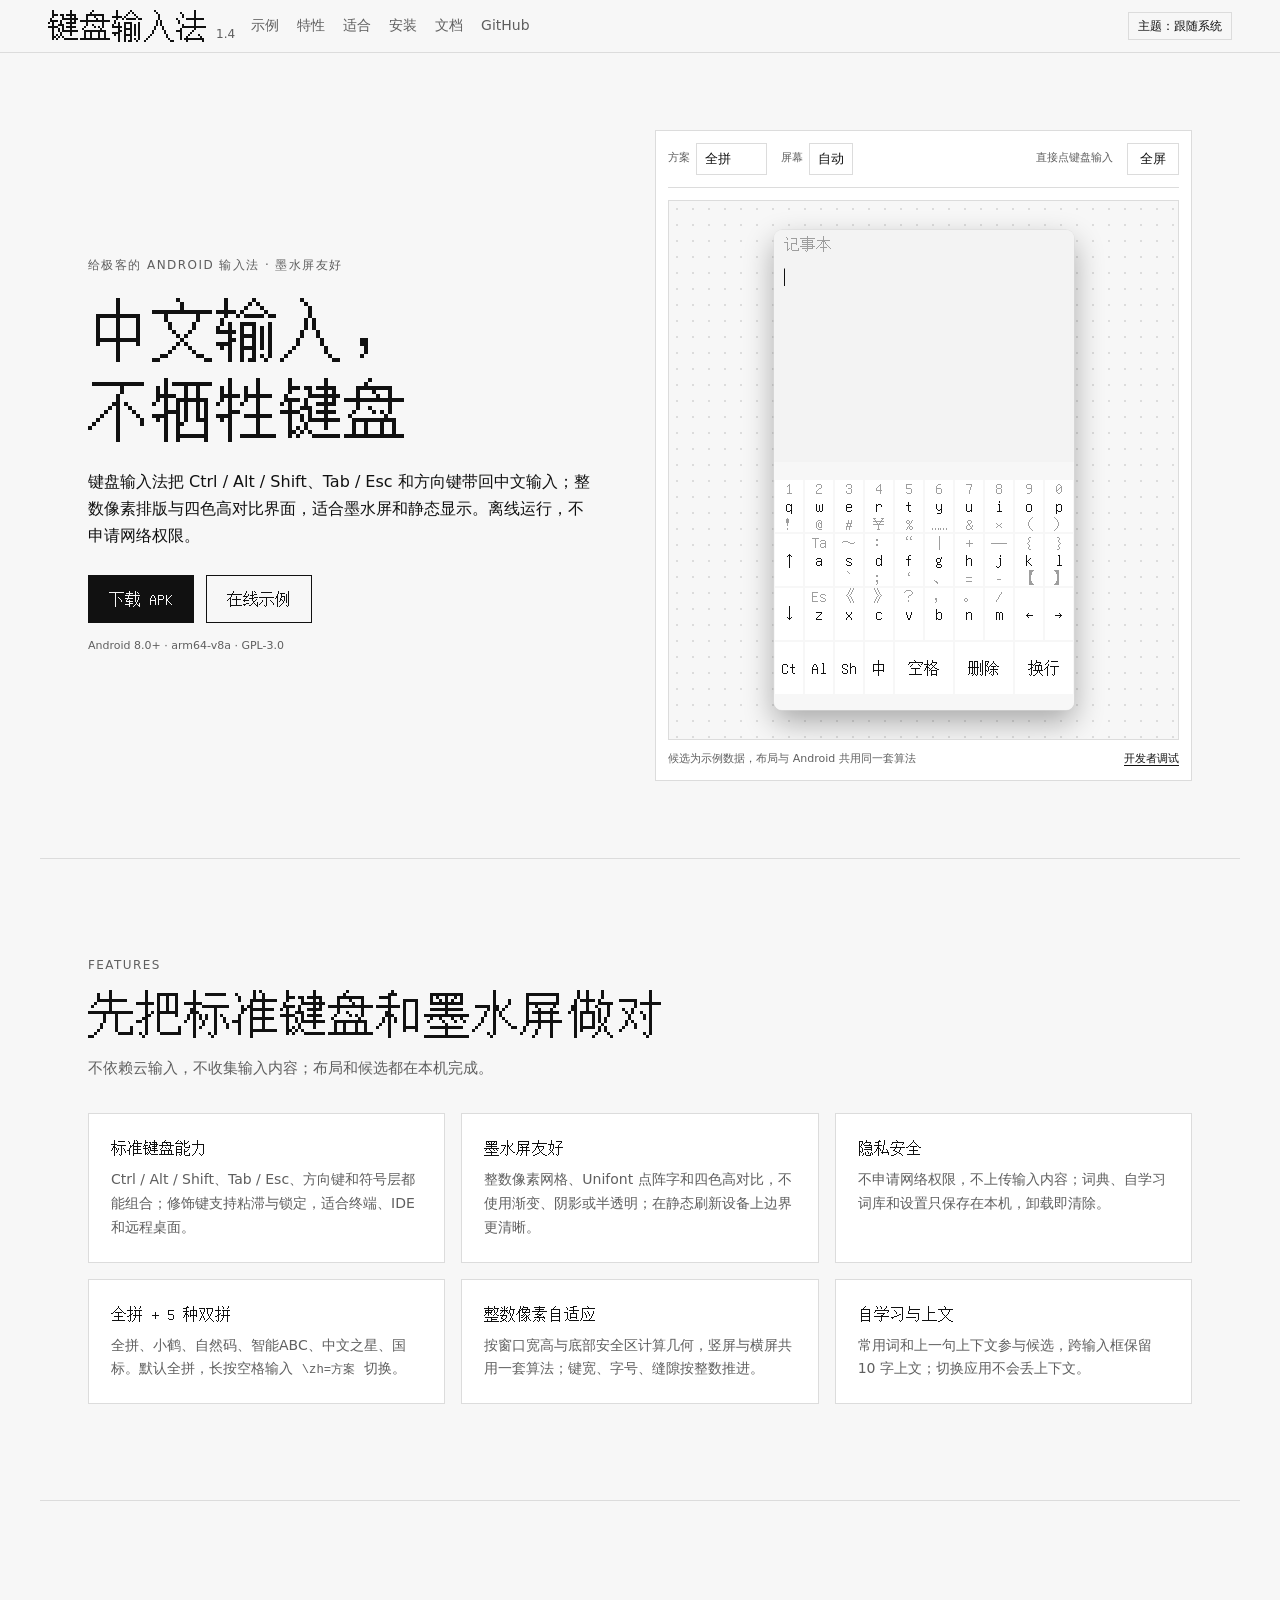
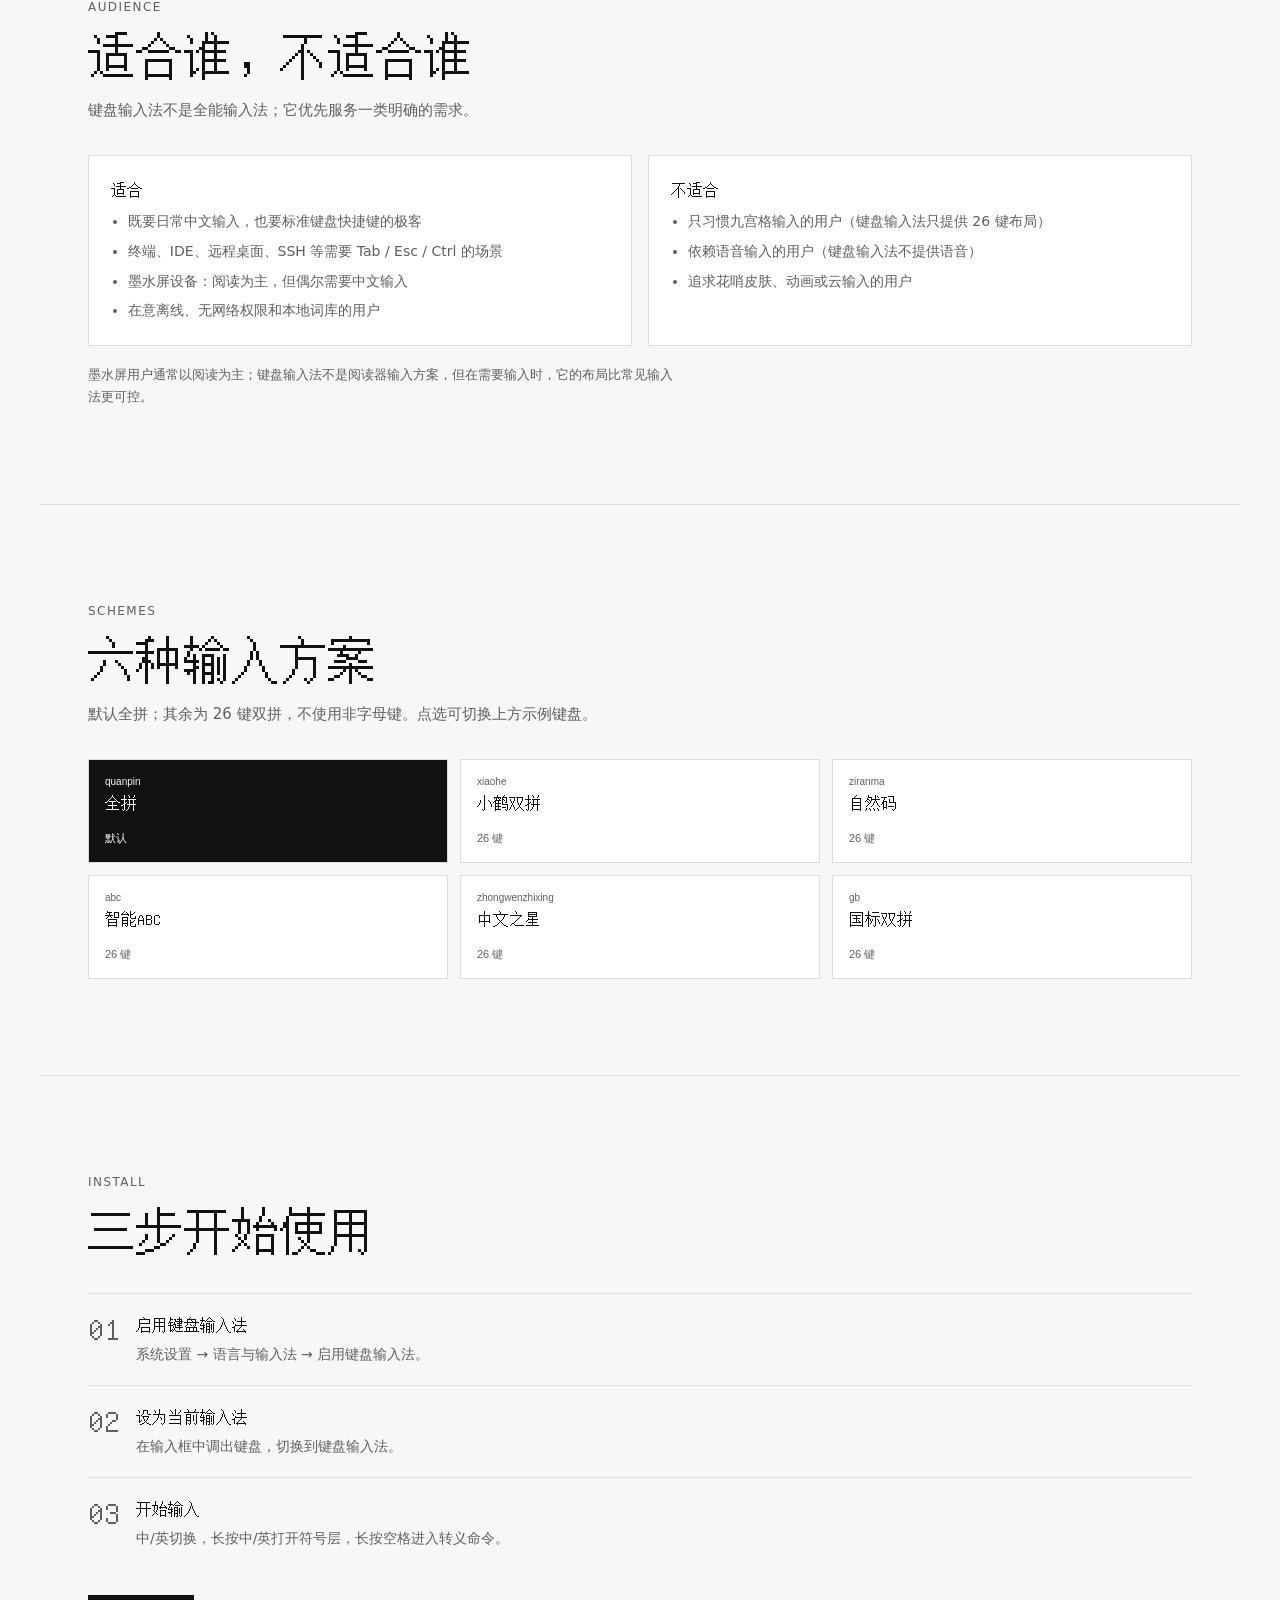
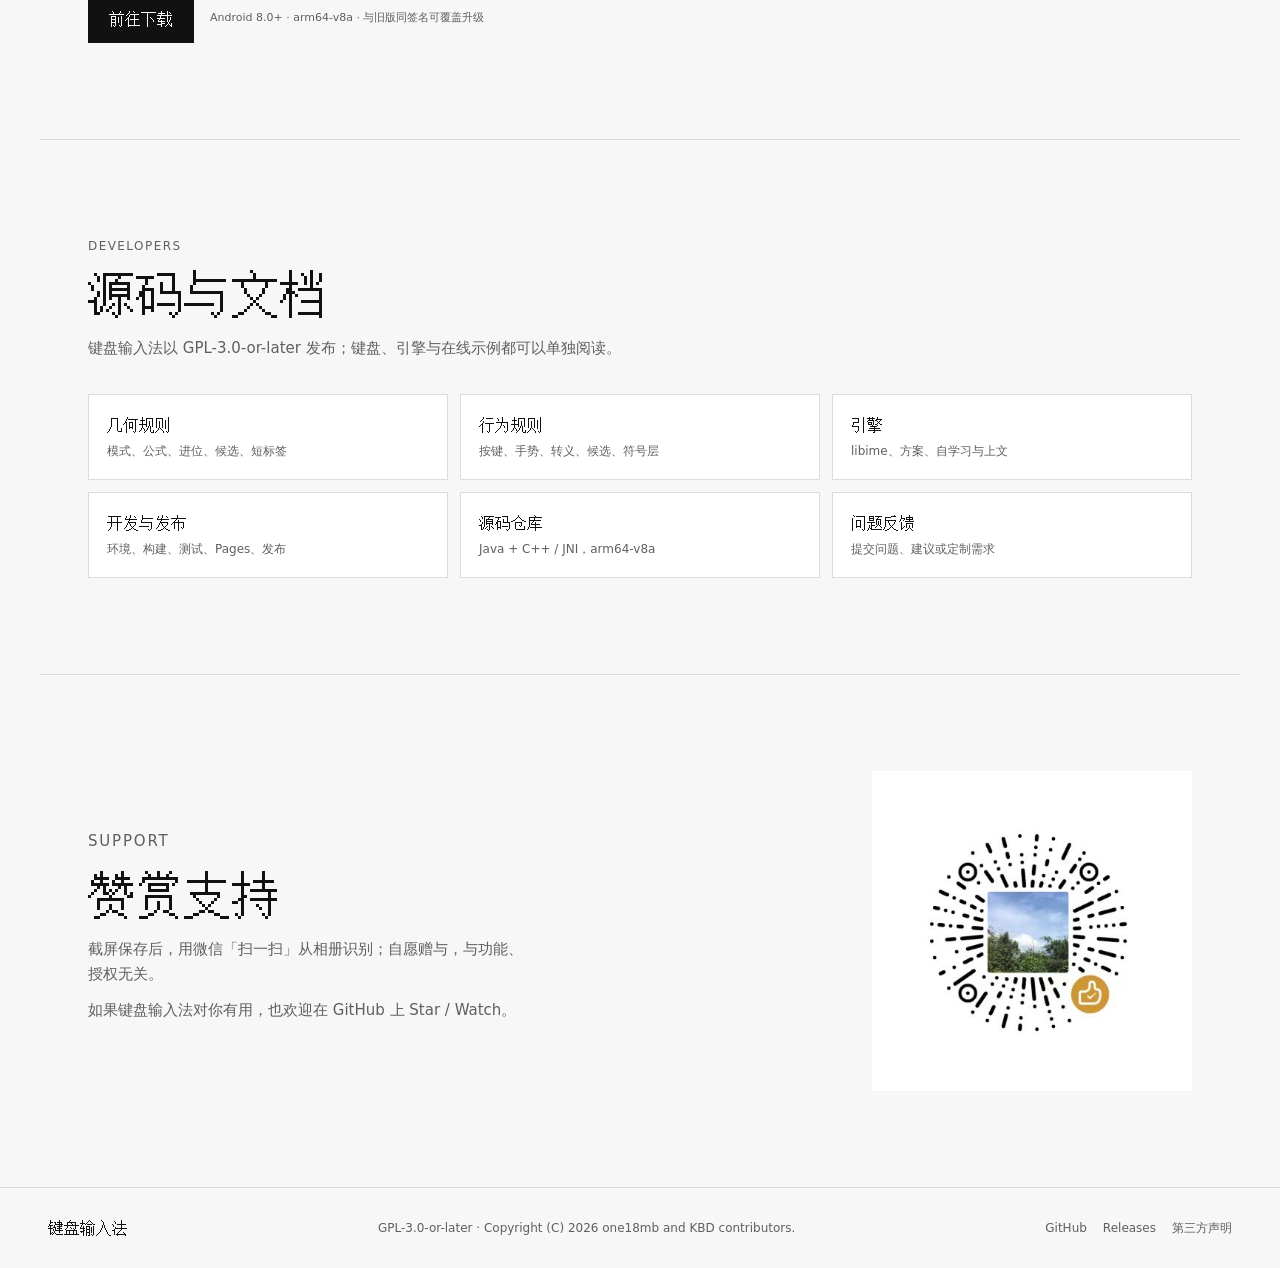
<file: webdemo/index.html>
<!DOCTYPE html>
<html lang="zh-CN" data-theme="dark">
<head>
  <meta charset="UTF-8">
  <meta name="viewport" content="width=device-width, initial-scale=1.0">
  <title>键盘输入法 — 给极客的中文 Android 输入法</title>
  <meta name="description" content="键盘输入法（KBD）是面向极客的中文 Android 输入法：标准键盘（Ctrl/Alt/Shift、Tab/Esc、方向键）+ 中文拼音，整数像素排版适合墨水屏；离线运行，不申请网络权限。">
  <meta name="keywords" content="键盘输入法,KBD,中文输入法,Android输入法,标准键盘,快捷键,墨水屏,e-ink,拼音输入法,双拼,离线输入法,隐私">
  <link rel="canonical" href="https://one18mb.github.io/kbd/">
  <meta property="og:type" content="website">
  <meta property="og:title" content="键盘输入法 — 中文输入，不牺牲键盘">
  <meta property="og:description" content="标准键盘 + 墨水屏友好的整数像素排版；离线运行，不申请网络权限。">
  <meta property="og:url" content="https://one18mb.github.io/kbd/">
  <meta property="og:image" content="https://one18mb.github.io/kbd/assets/og.png?v=2">
  <meta name="twitter:card" content="summary_large_image">
  <link rel="icon" href="assets/favicon.svg?v=2" type="image/svg+xml">
  <link rel="preload" href="fonts/unifont.otf" as="font" type="font/otf" crossorigin>
  <link rel="stylesheet" href="css/styles.css?v=32">
  <link rel="stylesheet" href="css/site.css?v=32">
  <script type="application/ld+json">
  {
    "@context": "https://schema.org",
    "@type": "SoftwareApplication",
    "name": "键盘输入法",
    "alternateName": "KBD",
    "applicationCategory": "UtilitiesApplication",
    "operatingSystem": "Android 8.0+",
    "description": "面向极客的中文 Android 输入法：标准键盘、墨水屏友好的整数像素排版、离线隐私。",
    "url": "https://one18mb.github.io/kbd/",
    "downloadUrl": "https://github.com/one18mb/kbd/releases/latest",
    "license": "https://www.gnu.org/licenses/gpl-3.0.html",
    "offers": { "@type": "Offer", "price": "0", "priceCurrency": "CNY" }
  }
  </script>
</head>
<body>
  <header class="site-header">
    <a class="brand display" href="#top" aria-label="键盘输入法首页">键盘输入法<span class="brand-version" id="brandVersion">1.4</span></a>
    <nav class="site-nav" aria-label="主导航">
      <a href="#demo">示例</a>
      <a href="#features">特性</a>
      <a href="#audience">适合</a>
      <a href="#install">安装</a>
      <a href="#developers">文档</a>
      <a href="https://github.com/one18mb/kbd" target="_blank" rel="noopener">GitHub</a>
    </nav>
    <button id="themeBtn" class="chip" type="button">主题：跟随系统</button>
  </header>

  <main id="top">
    <section class="hero">
      <div class="hero-copy">
        <p class="eyebrow">给极客的 Android 输入法 · 墨水屏友好</p>
        <h1 class="display">中文输入，<br>不牺牲键盘</h1>
        <p class="lede">键盘输入法把 Ctrl / Alt / Shift、Tab / Esc 和方向键带回中文输入；整数像素排版与四色高对比界面，适合墨水屏和静态显示。离线运行，不申请网络权限。</p>
        <div class="hero-actions">
          <a class="btn btn-primary display" id="downloadBtn" href="https://github.com/one18mb/kbd/releases/latest" target="_blank" rel="noopener">下载 APK</a>
          <a class="btn btn-ghost display" href="#demo">在线示例</a>
        </div>
        <p class="hero-meta" id="downloadMeta">Android 8.0+ · arm64-v8a · GPL-3.0</p>
      </div>

      <div class="hero-demo" id="demo">
        <div class="demo-bar" id="controls">
          <label class="field">方案
            <select id="schemeSelect"></select>
          </label>
          <label class="field">屏幕
            <select id="modeSelect">
              <option value="auto">自动</option>
              <option value="portrait">竖屏</option>
              <option value="landscape">横屏</option>
            </select>
          </label>
          <span class="demo-note">直接点键盘输入</span>
          <button class="bar-btn" id="demoFullBtn" type="button">全屏</button>
        </div>
        <div class="stage-wrap" id="stageWrap">
          <div id="device" data-orientation="portrait">
            <div id="appScreen">
              <div class="app-header"><span>记事本</span></div>
              <div id="editor"></div>
            </div>
            <div id="keyboard"></div>
          </div>
          <button class="fs-exit" id="fsExitBtn" type="button" hidden>退出全屏</button>
        </div>
        <div class="demo-foot">
          <span>候选为示例数据，布局与 Android 共用同一套算法</span>
          <button class="text-btn" id="devToggle" type="button">开发者调试</button>
        </div>
      </div>
    </section>

    <section class="section" id="features">
      <div class="section-head">
        <p class="eyebrow">FEATURES</p>
        <h2 class="display">先把标准键盘和墨水屏做对</h2>
        <p class="section-lede">不依赖云输入，不收集输入内容；布局和候选都在本机完成。</p>
      </div>
      <div class="card-grid">
        <article class="card">
          <h3 class="display">标准键盘能力</h3>
          <p>Ctrl / Alt / Shift、Tab / Esc、方向键和符号层都能组合；修饰键支持粘滞与锁定，适合终端、IDE 和远程桌面。</p>
        </article>
        <article class="card">
          <h3 class="display">墨水屏友好</h3>
          <p>整数像素网格、Unifont 点阵字和四色高对比，不使用渐变、阴影或半透明；在静态刷新设备上边界更清晰。</p>
        </article>
        <article class="card">
          <h3 class="display">隐私安全</h3>
          <p>不申请网络权限，不上传输入内容；词典、自学习词库和设置只保存在本机，卸载即清除。</p>
        </article>
        <article class="card">
          <h3 class="display">全拼 + 5 种双拼</h3>
          <p>全拼、小鹤、自然码、智能ABC、中文之星、国标。默认全拼，长按空格输入 <code>\zh=方案</code> 切换。</p>
        </article>
        <article class="card">
          <h3 class="display">整数像素自适应</h3>
          <p>按窗口宽高与底部安全区计算几何，竖屏与横屏共用一套算法；键宽、字号、缝隙按整数推进。</p>
        </article>
        <article class="card">
          <h3 class="display">自学习与上文</h3>
          <p>常用词和上一句上下文参与候选，跨输入框保留 10 字上文；切换应用不会丢上下文。</p>
        </article>
      </div>
    </section>

    <section class="section" id="audience">
      <div class="section-head">
        <p class="eyebrow">AUDIENCE</p>
        <h2 class="display">适合谁，不适合谁</h2>
        <p class="section-lede">键盘输入法不是全能输入法；它优先服务一类明确的需求。</p>
      </div>
      <div class="audience-grid">
        <article class="card audience-card">
          <h3 class="display">适合</h3>
          <ul>
            <li>既要日常中文输入，也要标准键盘快捷键的极客</li>
            <li>终端、IDE、远程桌面、SSH 等需要 Tab / Esc / Ctrl 的场景</li>
            <li>墨水屏设备：阅读为主，但偶尔需要中文输入</li>
            <li>在意离线、无网络权限和本地词库的用户</li>
          </ul>
        </article>
        <article class="card audience-card">
          <h3 class="display">不适合</h3>
          <ul>
            <li>只习惯九宫格输入的用户（键盘输入法只提供 26 键布局）</li>
            <li>依赖语音输入的用户（键盘输入法不提供语音）</li>
            <li>追求花哨皮肤、动画或云输入的用户</li>
          </ul>
        </article>
      </div>
      <p class="section-note">墨水屏用户通常以阅读为主；键盘输入法不是阅读器输入方案，但在需要输入时，它的布局比常见输入法更可控。</p>
    </section>

    <section class="section" id="schemes">
      <div class="section-head">
        <p class="eyebrow">SCHEMES</p>
        <h2 class="display">六种输入方案</h2>
        <p class="section-lede">默认全拼；其余为 26 键双拼，不使用非字母键。点选可切换上方示例键盘。</p>
      </div>
      <div class="scheme-grid">
        <button class="scheme-card" type="button" data-scheme="quanpin">
          <span class="scheme-code">quanpin</span>
          <strong class="display">全拼</strong>
          <em>默认</em>
        </button>
        <button class="scheme-card" type="button" data-scheme="xiaohe">
          <span class="scheme-code">xiaohe</span>
          <strong class="display">小鹤双拼</strong>
          <em>26 键</em>
        </button>
        <button class="scheme-card" type="button" data-scheme="ziranma">
          <span class="scheme-code">ziranma</span>
          <strong class="display">自然码</strong>
          <em>26 键</em>
        </button>
        <button class="scheme-card" type="button" data-scheme="abc">
          <span class="scheme-code">abc</span>
          <strong class="display">智能ABC</strong>
          <em>26 键</em>
        </button>
        <button class="scheme-card" type="button" data-scheme="zhongwenzhixing">
          <span class="scheme-code">zhongwenzhixing</span>
          <strong class="display">中文之星</strong>
          <em>26 键</em>
        </button>
        <button class="scheme-card" type="button" data-scheme="gb">
          <span class="scheme-code">gb</span>
          <strong class="display">国标双拼</strong>
          <em>26 键</em>
        </button>
      </div>
    </section>

    <section class="section" id="install">
      <div class="section-head">
        <p class="eyebrow">INSTALL</p>
        <h2 class="display">三步开始使用</h2>
      </div>
      <ol class="steps">
        <li>
          <span class="step-no display">01</span>
          <div>
            <h3 class="display">启用键盘输入法</h3>
            <p>系统设置 → 语言与输入法 → 启用键盘输入法。</p>
          </div>
        </li>
        <li>
          <span class="step-no display">02</span>
          <div>
            <h3 class="display">设为当前输入法</h3>
            <p>在输入框中调出键盘，切换到键盘输入法。</p>
          </div>
        </li>
        <li>
          <span class="step-no display">03</span>
          <div>
            <h3 class="display">开始输入</h3>
            <p>中/英切换，长按中/英打开符号层，长按空格进入转义命令。</p>
          </div>
        </li>
      </ol>
      <div class="install-actions">
        <a class="btn btn-primary display download-link" href="https://github.com/one18mb/kbd/releases/latest" target="_blank" rel="noopener">前往下载</a>
        <span class="hero-meta">Android 8.0+ · arm64-v8a · 与旧版同签名可覆盖升级</span>
      </div>
    </section>

    <section class="section" id="developers">
      <div class="section-head">
        <p class="eyebrow">DEVELOPERS</p>
        <h2 class="display">源码与文档</h2>
        <p class="section-lede">键盘输入法以 GPL-3.0-or-later 发布；键盘、引擎与在线示例都可以单独阅读。</p>
      </div>
      <div class="link-grid">
        <a class="link-card" href="https://github.com/one18mb/kbd/blob/main/docs/geometry.md" target="_blank" rel="noopener">
          <strong class="display">几何规则</strong>
          <span>模式、公式、进位、候选、短标签</span>
        </a>
        <a class="link-card" href="https://github.com/one18mb/kbd/blob/main/docs/behavior.md" target="_blank" rel="noopener">
          <strong class="display">行为规则</strong>
          <span>按键、手势、转义、候选、符号层</span>
        </a>
        <a class="link-card" href="https://github.com/one18mb/kbd/blob/main/docs/engine.md" target="_blank" rel="noopener">
          <strong class="display">引擎</strong>
          <span>libime、方案、自学习与上文</span>
        </a>
        <a class="link-card" href="https://github.com/one18mb/kbd/blob/main/docs/development.md" target="_blank" rel="noopener">
          <strong class="display">开发与发布</strong>
          <span>环境、构建、测试、Pages、发布</span>
        </a>
        <a class="link-card" href="https://github.com/one18mb/kbd" target="_blank" rel="noopener">
          <strong class="display">源码仓库</strong>
          <span>Java + C++ / JNI，arm64-v8a</span>
        </a>
        <a class="link-card" href="https://github.com/one18mb/kbd/issues" target="_blank" rel="noopener">
          <strong class="display">问题反馈</strong>
          <span>提交问题、建议或定制需求</span>
        </a>
      </div>
    </section>

    <section class="section support" id="support">
      <div class="support-copy">
        <p class="eyebrow">SUPPORT</p>
        <h2 class="display">赞赏支持</h2>
        <p>截屏保存后，用微信「扫一扫」从相册识别；自愿赠与，与功能、授权无关。</p>
        <p class="support-note">如果键盘输入法对你有用，也欢迎在 GitHub 上 Star / Watch。</p>
      </div>
      <figure class="qr-card">
        <img src="assets/grants_qr.png" alt="微信赞赏码" width="400" height="400" loading="lazy">
      </figure>
    </section>
  </main>

  <footer class="site-footer">
    <span class="display">键盘输入法</span>
    <span>GPL-3.0-or-later · Copyright (C) 2026 one18mb and KBD contributors.</span>
    <span class="footer-links">
      <a href="https://github.com/one18mb/kbd" target="_blank" rel="noopener">GitHub</a>
      <a href="https://github.com/one18mb/kbd/releases" target="_blank" rel="noopener">Releases</a>
      <a href="https://github.com/one18mb/kbd/blob/main/THIRD_PARTY_NOTICES.md" target="_blank" rel="noopener">第三方声明</a>
    </span>
  </footer>

  <section class="dev-panel" id="devPanel" aria-label="开发者调试">
    <div class="dev-head">
      <div>
        <p class="eyebrow">DEV</p>
        <h2 class="display">开发者调试</h2>
      </div>
      <button class="text-btn" id="devClose" type="button">关闭</button>
    </div>
    <div class="dev-grid">
      <label class="ctl">预设
        <select id="presetSelect"></select>
      </label>
      <label class="ctl">W
        <input id="wInput" type="number" min="120" max="4000" step="1">
      </label>
      <label class="ctl">H
        <input id="hInput" type="number" min="120" max="4000" step="1">
      </label>
      <label class="ctl">R (W/H)
        <input id="rInput" type="number" min="0.5" max="1" step="0.01">
      </label>
      <label class="ctl">b
        <input id="bInput" type="number" min="0" max="200" step="1">
      </label>
    </div>
    <div class="dev-actions">
      <button type="button" id="demoBtn">示例 ni'hao</button>
      <button type="button" id="symbolBtn">符号层</button>
      <button type="button" id="escapeBtn">转义</button>
      <button type="button" id="showKbdBtn">收起键盘</button>
      <button type="button" id="logBtn">事件日志</button>
      <button type="button" id="resetBtn">重置</button>
      <button type="button" id="fullscreenBtn">全屏 1:1</button>
    </div>
    <p class="readout" id="layoutReadout"></p>
    <section class="event-log hidden" id="eventLog"></section>
  </section>

  <div id="toast" class="toast" role="status" aria-live="polite"></div>

  <script src="js/data.js?v=32"></script>
  <script src="js/layout.js?v=32"></script>
  <script src="js/view.js?v=32"></script>
  <script src="js/input.js?v=32"></script>
  <script src="js/app.js?v=32"></script>
</body>
</html>
</file>
<file: webdemo/css/styles.css>
@font-face {
  font-family: 'Unifont';
  src: url('../fonts/unifont.otf') format('opentype');
  font-display: swap;
}

:root,
:root[data-theme='dark'] {
  /* 4 色：背景、按键、主字、副字；反色只由这 4 色组合 */
  --bg: #000;
  --key: #111;
  --text: #fff;
  --sub: #555;
  --app-surface: #202020;
  --screen-bg: var(--app-surface);
  --app-bg: var(--app-surface);
  --kbd-bg: var(--bg);
  --bar-bg: var(--bg);
  --key-bg: var(--key);
  --sub-text: var(--sub);
  --active-bg: var(--text);
  --active-text: var(--key);
  --active-sub: var(--sub);
  --border: var(--bg);
  --muted: var(--sub);
  --toast-bg: var(--text);
  --toast-text: var(--bg);
  --toast-warn: var(--text);
}

:root[data-theme='light'] {
  --bg: #f7f7f7;
  --key: #fff;
  --text: #111;
  --sub: #9e9e9e;
  --app-surface: #f3f3f3;
  --screen-bg: var(--app-surface);
  --app-bg: var(--app-surface);
  --kbd-bg: var(--bg);
  --bar-bg: var(--bg);
  --key-bg: var(--key);
  --sub-text: var(--sub);
  --active-bg: var(--text);
  --active-text: var(--key);
  --active-sub: var(--sub);
  --border: var(--bg);
  --muted: var(--sub);
  --toast-bg: var(--text);
  --toast-text: var(--bg);
  --toast-warn: var(--text);
}

* {
  box-sizing: border-box;
  margin: 0;
  padding: 0;
}

html,
body {
  width: 100%;
  height: 100%;
  overflow: hidden;
}

body {
  display: flex;
  flex-direction: column;
  background: #050505;
  color: #ddd;
  font-family: system-ui, -apple-system, 'Segoe UI', sans-serif;
}

.controls {
  flex: 0 0 auto;
  display: flex;
  flex-wrap: wrap;
  align-items: center;
  gap: 8px;
  padding: 8px 12px;
  background: #0b0b0b;
  border-bottom: 1px solid #222;
  font-size: 13px;
  line-height: 1.4;
  z-index: 30;
}

.controls .brand {
  font-weight: 700;
  color: #fff;
  margin-right: 4px;
  letter-spacing: 0.04em;
}

.controls .ctl {
  display: inline-flex;
  align-items: center;
  gap: 4px;
  color: #aaa;
  white-space: nowrap;
}

.controls .ctl input,
.controls .ctl select {
  appearance: none;
  border: 1px solid #333;
  border-radius: 0;
  background: #1d1d1d;
  color: #ddd;
  font: inherit;
  padding: 4px 6px;
  height: 26px;
}

.controls .ctl input {
  width: 64px;
}

.controls .ctl select {
  max-width: 150px;
}

.controls .readout {
  margin-left: 4px;
  padding: 3px 8px;
  border: 1px solid #2a2a2a;
  color: #9fd6c8;
  font: 12px/1.35 ui-monospace, SFMono-Regular, Menlo, monospace;
  white-space: nowrap;
}

.controls button {
  appearance: none;
  border: 1px solid #333;
  border-radius: 0;
  background: #1d1d1d;
  color: #ddd;
  font: inherit;
  padding: 5px 10px;
  cursor: pointer;
}

.controls button:active {
  background: #fff;
  color: #111;
}

.controls.hidden {
  display: none;
}

.stage-wrap {
  flex: 1 1 auto;
  position: relative;
  min-height: 0;
  overflow: hidden;
  display: flex;
  align-items: center;
  justify-content: center;
  background: #050505;
}

#device {
  --s: 32px;
  --g: 4px;
  --pad: 2px;
  position: absolute;
  left: 50%;
  top: 50%;
  transform-origin: center center;
  transform: translate(-50%, -50%) scale(1);
  overflow: hidden;
  background: var(--screen-bg);
  border-radius: calc(var(--s) * 0.5);
  box-shadow: 0 0 0 1px #1a1a1a, 0 18px 50px rgba(0, 0, 0, 0.55);
}

#device.actual {
  border-radius: 0;
  box-shadow: none;
}

#appScreen {
  position: absolute;
  left: 0;
  right: 0;
  top: 0;
  bottom: 0;
  display: flex;
  flex-direction: column;
  background: var(--app-bg);
  color: var(--text);
  overflow: hidden;
}

.app-header {
  flex: 0 0 calc(var(--s) * 1.75);
  display: flex;
  align-items: center;
  padding: 0 calc(var(--s) * 0.625);
  color: var(--sub-text);
  font-family: 'Unifont', monospace;
  font-size: var(--s);
  line-height: 1;
  -webkit-font-smoothing: none;
}

#editor {
  flex: 1 1 auto;
  min-height: 0;
  overflow: auto;
  padding: calc(var(--s) * 0.5) calc(var(--s) * 0.625) calc(var(--s) * 0.75);
  font-family: 'Unifont', monospace;
  font-size: var(--s);
  line-height: 1.5;
  color: var(--text);
  white-space: pre-wrap;
  word-break: break-word;
  -webkit-font-smoothing: none;
  outline: none;
}

#editor .caret {
  display: inline-block;
  width: max(1px, calc(var(--s) / 16));
  height: 1.1em;
  background: var(--text);
  vertical-align: -0.12em;
  animation: blink 1s steps(2, start) infinite;
}

@keyframes blink {
  0%, 100% { opacity: 1; }
  50% { opacity: 0; }
}

#keyboard {
  position: absolute;
  bottom: 0;
  background: var(--kbd-bg);
  z-index: 20;
  -webkit-font-smoothing: none;
}

/* ---------- floating pinyin ---------- */

.floating-preedit {
  position: absolute;
  left: 0;
  right: auto;
  bottom: calc(100% + var(--g));
  width: 100%;
  height: var(--s);
  display: flex;
  align-items: center;
  background: transparent;
  pointer-events: none;
  z-index: 4;
  -webkit-font-smoothing: none;
}

.pinyin-text {
  display: inline-block;
  max-width: 100%;
  padding: 0 var(--pad);
  background: var(--bar-bg);
  /* 向下填满拼音行与候选行之间的间隙，两块看起来连在一起 */
  box-shadow: 0 var(--g) 0 var(--bar-bg);
  color: var(--text);
  font-family: 'Unifont', monospace;
  font-size: var(--s);
  line-height: var(--s);
  white-space: nowrap;
  overflow: hidden;
  text-overflow: ellipsis;
  -webkit-font-smoothing: none;
}

/* ---------- candidate surfaces ---------- */

.candidate-bar {
  position: absolute;
  left: 0;
  top: 0;
  width: 100%;
  height: var(--s);
  background: var(--bar-bg);
  z-index: 2;
}

.candidate-panel {
  position: absolute;
  background: var(--bar-bg);
  z-index: 2;
  -webkit-font-smoothing: none;
}

.expanded-panel {
  position: absolute;
  background: transparent;
  z-index: 3;
  -webkit-font-smoothing: none;
}

.expanded-candidate-bg {
  position: absolute;
  background: var(--bar-bg);
}

.cand-cell {
  position: absolute;
  appearance: none;
  border: 0;
  border-radius: 0;
  background: transparent;
  color: var(--text);
  display: flex;
  align-items: center;
  justify-content: center;
  padding: 0;
  margin: 0;
  font-family: 'Unifont', monospace;
  font-size: var(--s);
  line-height: 1;
  cursor: pointer;
  touch-action: none;
  overflow: hidden;
  -webkit-font-smoothing: none;
}

.cand-cell .cand-text {
  display: flex;
  flex-direction: column;
  align-items: center;
  justify-content: center;
  max-width: 100%;
  overflow: hidden;
}

.cand-cell .cand-line {
  display: block;
  white-space: nowrap;
}

.cand-cell:active {
  background: var(--active-bg);
  color: var(--active-text);
}

.expanded-preedit {
  position: absolute;
  display: flex;
  align-items: center;
  padding: 0 calc(var(--s) * 0.25);
  background: transparent;
  pointer-events: none;
}

/* ---------- keys ---------- */

.key {
  position: absolute;
  overflow: hidden;
  background: var(--key-bg);
  color: var(--text);
  display: grid;
  grid-template-rows: var(--s) var(--s) var(--s);
  row-gap: var(--g);
  place-items: center;
  user-select: none;
  -webkit-user-select: none;
  touch-action: none;
  font-family: 'Unifont', monospace;
  font-size: var(--s);
  -webkit-font-smoothing: none;
}

.key .up,
.key .down {
  width: 100%;
  padding: 0;
  text-align: center;
  color: var(--sub-text);
  font-size: var(--s);
  line-height: 1;
  white-space: nowrap;
  overflow: hidden;
  text-overflow: ellipsis;
}

.key .up {
  grid-row: 1;
  align-self: center;
}

.key .main {
  grid-row: 2;
  width: 100%;
  padding: 0;
  text-align: center;
  color: inherit;
  font-size: var(--s);
  line-height: 1;
  white-space: nowrap;
  overflow: hidden;
  text-overflow: ellipsis;
}

.key .down {
  grid-row: 3;
  align-self: center;
}

.key.single {
  display: flex;
  align-items: center;
  justify-content: center;
}

.key.single .up,
.key.single .down {
  display: none;
}

.key.single .main {
  width: 100%;
  padding: 0;
  text-align: center;
  font-size: var(--s);
  line-height: 1;
}

.key.pressed,
.key.active {
  background: var(--active-bg);
  color: var(--active-text);
}

.key.pressed .up,
.key.pressed .down,
.key.active .up,
.key.active .down {
  color: var(--active-sub);
}

.key.locked::after {
  content: '';
  position: absolute;
  right: 6px;
  top: 6px;
  width: 6px;
  height: 6px;
  background: currentColor;
}

.key.pressing .up,
.key.pressing .down {
  visibility: hidden;
}

.key.slide-up .main,
.key.slide-up .down {
  display: none;
}

.key.slide-down .main,
.key.slide-down .up {
  display: none;
}

.key.slide-up .up,
.key.slide-down .down {
  grid-area: 1 / 1 / -1 / -1;
  position: absolute;
  inset: 0;
  display: flex;
  align-items: center;
  justify-content: center;
  width: auto;
  height: auto;
  padding: 0;
  color: var(--text);
}

.key.slide-up.pressed .up,
.key.slide-down.pressed .down,
.key.slide-up.active .up,
.key.slide-down.active .down {
  color: var(--active-text);
}

.key.null-slide .up,
.key.null-slide .main,
.key.null-slide .down {
  visibility: hidden;
}

.key.empty {
  visibility: hidden;
}

/* ---------- event log ---------- */

.event-log {
  flex: 0 0 auto;
  max-height: 170px;
  overflow: auto;
  background: #080808;
  border-top: 1px solid #222;
  color: #aaa;
  font: 12px/1.5 ui-monospace, SFMono-Regular, Menlo, monospace;
  padding: 6px 12px;
}

.event-log.hidden {
  display: none;
}

.log-row {
  white-space: pre-wrap;
}

@media (max-width: 600px) {
  .controls {
    gap: 6px;
    padding: 6px 8px;
    font-size: 12px;
  }

  .controls .brand {
    display: none;
  }
}
</file>
<file: webdemo/css/site.css>
/* 官网布局：覆盖 styles.css 的原型工具样式，保留键盘/候选/按键组件。 */

:root {
  --line: #262626;
  --surface: #0b0b0b;
  --muted-text: #a3a3a3;
}

:root[data-theme='light'] {
  --line: #dcdcdc;
  --surface: #ffffff;
  --muted-text: #5f5f5f;
}

html,
body {
  width: 100%;
  height: auto;
  min-height: 100%;
  overflow-x: hidden;
  overflow-y: auto;
  background: var(--bg);
}

body {
  display: block;
  color: var(--text);
  font-family: system-ui, -apple-system, 'Segoe UI', 'Noto Sans SC', 'PingFang SC', sans-serif;
  font-size: 16px;
  line-height: 1.7;
  -webkit-font-smoothing: antialiased;
}

.display,
h1,
h2,
h3,
.brand,
.btn,
.step-no {
  font-family: 'Unifont', monospace;
  -webkit-font-smoothing: none;
  font-synthesis: none;
  text-rendering: optimizeSpeed;
  font-weight: 400;
  letter-spacing: 0;
}

a {
  color: inherit;
  text-decoration: none;
}

code {
  font-family: ui-monospace, SFMono-Regular, Menlo, monospace;
  font-size: 0.875em;
  background: var(--key-bg);
  padding: 0.1em 0.35em;
}

.wrap {
  width: 100%;
  max-width: 1200px;
  margin: 0 auto;
  padding-left: clamp(16px, 5vw, 48px);
  padding-right: clamp(16px, 5vw, 48px);
}

/* ---------- header ---------- */

.site-header {
  position: sticky;
  top: 0;
  z-index: 50;
  display: flex;
  align-items: center;
  gap: 16px;
  flex-wrap: wrap;
  padding: 10px clamp(16px, 5vw, 48px);
  background: var(--bg);
  border-bottom: 1px solid var(--line);
}

.brand {
  display: inline-flex;
  align-items: baseline;
  gap: 8px;
  font-size: 32px;
  line-height: 1;
  letter-spacing: 0;
}

.brand-version {
  font-family: system-ui, -apple-system, 'Segoe UI', 'Noto Sans SC', 'PingFang SC', sans-serif;
  font-size: 12px;
  color: var(--muted-text);
  letter-spacing: 0;
}

.site-nav {
  display: flex;
  align-items: center;
  gap: 18px;
  min-width: 0;
  overflow-x: auto;
  white-space: nowrap;
  font-size: 14px;
  scrollbar-width: none;
}

.site-nav::-webkit-scrollbar {
  display: none;
}

.site-nav a {
  color: var(--muted-text);
  padding: 4px 0;
}

.site-nav a:hover {
  color: var(--text);
}

.chip {
  margin-left: auto;
  appearance: none;
  border: 1px solid var(--line);
  border-radius: 0;
  background: transparent;
  color: var(--text);
  font-family: system-ui, -apple-system, 'Segoe UI', 'Noto Sans SC', 'PingFang SC', sans-serif;
  font-size: 12px;
  line-height: 1;
  padding: 7px 9px;
  cursor: pointer;
}

.chip:hover {
  background: var(--text);
  color: var(--bg);
}

/* ---------- hero ---------- */

#demo,
.section {
  scroll-margin-top: 84px;
}

.hero {
  width: 100%;
  max-width: 1200px;
  margin: 0 auto;
  padding: clamp(32px, 6vw, 80px) clamp(16px, 5vw, 48px);
  display: grid;
  gap: 32px;
  align-items: center;
}

@media (min-width: 900px) {
  .hero {
    grid-template-columns: minmax(0, 1fr) minmax(0, 1.05fr);
    gap: 56px;
  }
}

.eyebrow {
  margin: 0;
  font-family: system-ui, -apple-system, 'Segoe UI', 'Noto Sans SC', 'PingFang SC', sans-serif;
  font-size: 12px;
  letter-spacing: 0.12em;
  color: var(--muted-text);
  text-transform: uppercase;
}

h1 {
  margin: 14px 0 18px;
  font-size: 48px;
  line-height: 1.25;
}

@media (min-width: 1000px) {
  h1 {
    font-size: 64px;
  }
}

.lede {
  max-width: 34em;
  margin: 0;
  font-size: 16px;
  color: var(--text);
}

.hero-actions {
  display: flex;
  flex-wrap: wrap;
  gap: 12px;
  margin-top: 26px;
}

.btn {
  display: inline-flex;
  align-items: center;
  justify-content: center;
  min-height: 48px;
  padding: 0 20px;
  border: 1px solid var(--text);
  background: transparent;
  color: var(--text);
  font-size: 16px;
  line-height: 1;
  cursor: pointer;
}

.btn-primary {
  background: var(--text);
  color: var(--bg);
}

.btn-primary:hover {
  background: transparent;
  color: var(--text);
}

.btn-ghost:hover {
  background: var(--text);
  color: var(--bg);
}

.hero-meta {
  margin: 14px 0 0;
  font-size: 11px;
  color: var(--muted-text);
}

/* ---------- demo ---------- */

.hero-demo {
  border: 1px solid var(--line);
  background: var(--surface);
  padding: 12px;
  min-width: 0;
}

.demo-bar {
  display: flex;
  flex-wrap: wrap;
  align-items: center;
  gap: 10px 14px;
  padding: 0 0 12px;
  background: transparent;
  border-bottom: 1px solid var(--line);
}

.field {
  display: inline-flex;
  align-items: center;
  gap: 6px;
  font-size: 11px;
  color: var(--muted-text);
}

.field select {
  appearance: none;
  height: 32px;
  padding: 0 8px;
  border: 1px solid var(--line);
  border-radius: 0;
  background: var(--key-bg);
  color: var(--text);
  font: 13px/1 system-ui, sans-serif;
}

.bar-btn {
  appearance: none;
  height: 32px;
  padding: 0 12px;
  border: 1px solid var(--line);
  border-radius: 0;
  background: transparent;
  color: var(--text);
  font: 13px/1 system-ui, sans-serif;
  cursor: pointer;
}

.bar-btn:hover {
  background: var(--text);
  color: var(--bg);
}

.demo-note {
  margin-left: auto;
  font-size: 11px;
  color: var(--muted-text);
}

.stage-wrap {
  flex: 0 0 auto;
  position: relative;
  display: flex;
  align-items: center;
  justify-content: center;
  height: clamp(380px, 58vw, 540px);
  margin-top: 12px;
  overflow: hidden;
  background-color: var(--bg);
  background-image: radial-gradient(var(--line) 1px, transparent 1px);
  background-size: 16px 16px;
  border: 1px solid var(--line);
}

.stage-wrap #device {
  box-shadow: 0 0 0 1px var(--line), 0 24px 60px rgba(0, 0, 0, 0.32);
}

/* 全屏体验：舞台铺满屏幕，键盘按屏幕尺寸重排。 */
.stage-wrap:fullscreen {
  width: 100%;
  height: 100%;
  margin: 0;
  padding: 0;
  border: 0;
  background: #050505;
}

body.demo-fs {
  overflow: hidden;
}

body.demo-fs .stage-wrap {
  position: fixed;
  inset: 0;
  z-index: 200;
  width: 100%;
  height: 100%;
  margin: 0;
  padding: 0;
  border: 0;
  background: #050505;
}

.fs-exit {
  position: absolute;
  top: 12px;
  right: 12px;
  z-index: 90;
  appearance: none;
  min-height: 44px;
  padding: 0 16px;
  border: 1px solid var(--line);
  border-radius: 0;
  background: var(--bg);
  color: var(--text);
  font: 14px/1 system-ui, -apple-system, 'Segoe UI', 'Noto Sans SC', sans-serif;
  cursor: pointer;
}

.fs-exit:hover {
  background: var(--text);
  color: var(--bg);
}

.demo-foot {
  display: flex;
  flex-wrap: wrap;
  align-items: center;
  justify-content: space-between;
  gap: 8px;
  padding-top: 10px;
  font-size: 11px;
  color: var(--muted-text);
}

.text-btn {
  appearance: none;
  border: 0;
  background: transparent;
  color: var(--text);
  font: inherit;
  padding: 0;
  text-decoration: underline;
  text-underline-offset: 3px;
  cursor: pointer;
}

/* ---------- sections ---------- */

.section {
  width: 100%;
  max-width: 1200px;
  margin: 0 auto;
  padding: clamp(48px, 8vw, 96px) clamp(16px, 5vw, 48px);
  border-top: 1px solid var(--line);
}

.section-head {
  max-width: 720px;
  margin-bottom: 32px;
}

h2 {
  margin: 8px 0 12px;
  font-size: 32px;
  line-height: 1.25;
}

@media (min-width: 1000px) {
  h2 {
    font-size: 48px;
  }
}

.section-lede {
  margin: 0;
  color: var(--muted-text);
  font-size: 15px;
}

.card-grid {
  display: grid;
  grid-template-columns: repeat(3, minmax(0, 1fr));
  gap: 16px;
}

@media (max-width: 980px) {
  .card-grid {
    grid-template-columns: repeat(2, minmax(0, 1fr));
  }
}

@media (max-width: 620px) {
  .card-grid {
    grid-template-columns: 1fr;
  }
}

.card {
  border: 1px solid var(--line);
  background: var(--key-bg);
  padding: 22px;
}

.card h3 {
  margin: 0 0 8px;
  font-size: 16px;
  line-height: 1.5;
}

.card p {
  margin: 0;
  font-size: 14px;
  color: var(--muted-text);
}

.audience-grid {
  display: grid;
  grid-template-columns: repeat(2, minmax(0, 1fr));
  gap: 16px;
}

@media (max-width: 760px) {
  .audience-grid {
    grid-template-columns: 1fr;
  }
}

.audience-card ul {
  margin: 8px 0 0;
  padding-left: 1.2em;
  color: var(--muted-text);
  font-size: 14px;
}

.audience-card li + li {
  margin-top: 6px;
}

.section-note {
  max-width: 72ch;
  margin: 18px 0 0;
  color: var(--muted-text);
  font-size: 13px;
}

/* ---------- schemes ---------- */

.scheme-grid {
  display: grid;
  grid-template-columns: repeat(3, minmax(0, 1fr));
  gap: 12px;
}

@media (max-width: 620px) {
  .scheme-grid {
    grid-template-columns: repeat(2, minmax(0, 1fr));
  }
}

.scheme-card {
  appearance: none;
  display: flex;
  flex-direction: column;
  align-items: flex-start;
  gap: 4px;
  min-height: 104px;
  padding: 16px;
  border: 1px solid var(--line);
  border-radius: 0;
  background: var(--key-bg);
  color: var(--text);
  text-align: left;
  cursor: pointer;
}

.scheme-card:hover,
.scheme-card.active {
  background: var(--text);
  color: var(--bg);
}

.scheme-code {
  font-size: 10px;
  color: var(--muted-text);
}

.scheme-card:hover .scheme-code,
.scheme-card.active .scheme-code,
.scheme-card:hover em,
.scheme-card.active em {
  color: var(--bg);
}

.scheme-card strong,
.link-card strong {
  font-size: 16px;
  font-weight: 400;
  line-height: 1.5;
}

.scheme-card em {
  margin-top: auto;
  font-size: 11px;
  font-style: normal;
  color: var(--muted-text);
}

/* ---------- install ---------- */

.steps {
  list-style: none;
  padding: 0;
  margin: 0;
}

.steps li {
  display: flex;
  gap: 16px;
  padding: 18px 0;
  border-top: 1px solid var(--line);
}

.step-no {
  flex: 0 0 auto;
  font-size: 32px;
  line-height: 1;
  color: var(--muted-text);
}

.steps h3 {
  margin: 0 0 4px;
  font-size: 16px;
}

.steps p {
  margin: 0;
  font-size: 14px;
  color: var(--muted-text);
}

.install-actions {
  display: flex;
  flex-wrap: wrap;
  align-items: center;
  gap: 16px;
  margin-top: 26px;
}

.install-actions .hero-meta {
  margin: 0;
}

/* ---------- developers ---------- */

.link-grid {
  display: grid;
  grid-template-columns: repeat(3, minmax(0, 1fr));
  gap: 12px;
}

@media (max-width: 980px) {
  .link-grid {
    grid-template-columns: repeat(2, minmax(0, 1fr));
  }
}

@media (max-width: 620px) {
  .link-grid {
    grid-template-columns: 1fr;
  }
}

.link-card {
  display: flex;
  flex-direction: column;
  gap: 4px;
  padding: 18px;
  border: 1px solid var(--line);
  background: var(--key-bg);
}

.link-card:hover {
  background: var(--text);
  color: var(--bg);
}

.link-card strong {
  font-size: 16px;
  font-weight: 400;
  line-height: 1.5;
}

.link-card span {
  font-size: 12px;
  color: var(--muted-text);
}

.link-card:hover span {
  color: var(--bg);
}

/* ---------- support ---------- */

.support {
  display: grid;
  gap: 32px;
  align-items: center;
}

@media (min-width: 760px) {
  .support {
    grid-template-columns: minmax(0, 1fr) 320px;
  }
}

.support-copy p {
  max-width: 46ch;
  margin: 0 0 10px;
  color: var(--muted-text);
  font-size: 15px;
}

.support-note {
  font-size: 13px;
}

.qr-card {
  margin: 0;
  justify-self: center;
  width: min(100%, 320px);
  padding: 12px;
  background: #fff;
}

.qr-card img {
  display: block;
  width: 100%;
  height: auto;
}

/* ---------- footer ---------- */

.site-footer {
  display: flex;
  flex-wrap: wrap;
  align-items: center;
  justify-content: space-between;
  gap: 12px 24px;
  padding: 28px clamp(16px, 5vw, 48px);
  border-top: 1px solid var(--line);
  color: var(--muted-text);
  font-size: 12px;
}

.site-footer .display {
  color: var(--text);
  font-size: 16px;
  line-height: 1.5;
}

.footer-links {
  display: flex;
  flex-wrap: wrap;
  gap: 16px;
}

.footer-links a:hover {
  color: var(--text);
}

/* ---------- dev panel ---------- */

.dev-panel {
  display: none;
  width: 100%;
  max-width: 1200px;
  margin: 0 auto;
  padding: 28px clamp(16px, 5vw, 48px) 40px;
  border-top: 1px solid var(--line);
  background: var(--surface);
}

body.dev .dev-panel {
  display: block;
}

.dev-head {
  display: flex;
  align-items: flex-start;
  justify-content: space-between;
  gap: 16px;
  margin-bottom: 16px;
}

.dev-head h2 {
  margin: 4px 0 0;
  font-size: 32px;
}

.dev-grid {
  display: grid;
  grid-template-columns: repeat(auto-fit, minmax(110px, 1fr));
  gap: 10px;
}

.dev-grid .ctl,
.dev-grid label {
  display: flex;
  flex-direction: column;
  gap: 4px;
  font-size: 11px;
  color: var(--muted-text);
}

.dev-grid input,
.dev-grid select {
  appearance: none;
  height: 32px;
  padding: 0 8px;
  border: 1px solid var(--line);
  border-radius: 0;
  background: var(--key-bg);
  color: var(--text);
  font: 13px/1 system-ui, sans-serif;
}

.dev-actions {
  display: flex;
  flex-wrap: wrap;
  gap: 8px;
  margin-top: 14px;
}

.dev-actions button {
  appearance: none;
  border: 1px solid var(--line);
  border-radius: 0;
  background: var(--key-bg);
  color: var(--text);
  font: 12px/1 system-ui, sans-serif;
  padding: 8px 10px;
  cursor: pointer;
}

.dev-actions button:hover {
  background: var(--text);
  color: var(--bg);
}

.readout {
  margin: 14px 0 0;
  padding: 8px;
  border: 1px solid var(--line);
  overflow-x: auto;
  white-space: nowrap;
  color: var(--muted-text);
  font: 11px/1.5 ui-monospace, SFMono-Regular, Menlo, monospace;
}

.dev-panel .event-log {
  margin-top: 12px;
  max-height: 200px;
  overflow: auto;
  border: 1px solid var(--line);
  background: var(--bg);
  padding: 8px;
}

/* ---------- toast ---------- */

.toast {
  position: fixed;
  left: 50%;
  bottom: 24px;
  transform: translate(-50%, 8px);
  z-index: 100;
  padding: 9px 14px;
  background: var(--text);
  color: var(--bg);
  font-family: 'Unifont', monospace;
  font-size: 13px;
  opacity: 0;
  pointer-events: none;
  transition: opacity 0.15s, transform 0.15s;
}

.toast.show {
  opacity: 1;
  transform: translate(-50%, 0);
}

/* ---------- mobile ---------- */

@media (max-width: 899px) {
  .site-header {
    gap: 8px 16px;
  }

  .site-nav {
    order: 3;
    width: 100%;
    gap: 16px;
    padding-bottom: 2px;
  }

  .chip {
    margin-left: auto;
  }

  .hero {
    padding-top: 28px;
  }

  .hero-demo {
    padding: 10px;
  }

  .stage-wrap {
    height: 504px;
  }

  .demo-note {
    margin-left: 0;
  }
}

@media (max-width: 520px) {
  .hero-actions .btn {
    flex: 1 1 auto;
  }

  .demo-note {
    display: none;
  }

  .bar-btn {
    margin-left: auto;
  }

  .section {
    padding-top: 44px;
    padding-bottom: 44px;
  }

  .scheme-grid {
    grid-template-columns: repeat(2, minmax(0, 1fr));
  }

  .scheme-card {
    min-height: 92px;
    padding: 12px;
  }

  .site-footer {
    flex-direction: column;
    align-items: flex-start;
  }
}
</file>
